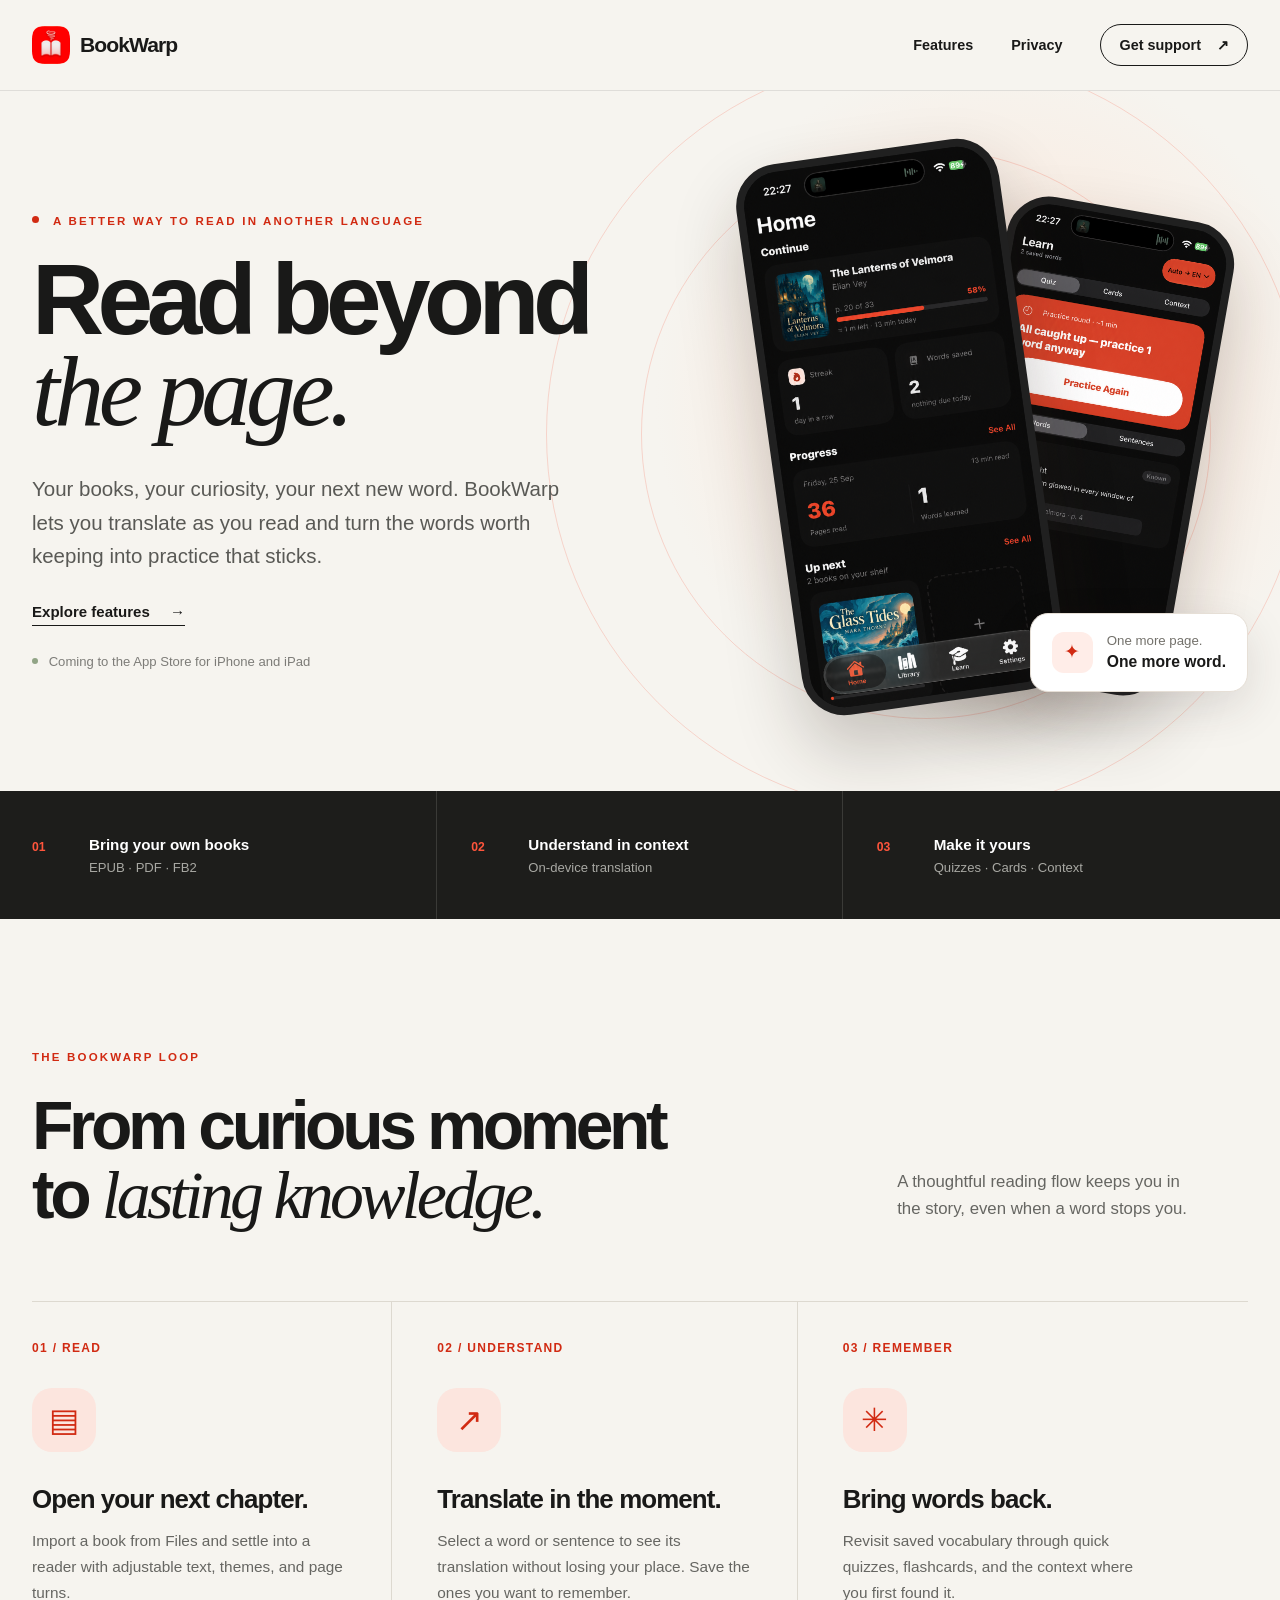
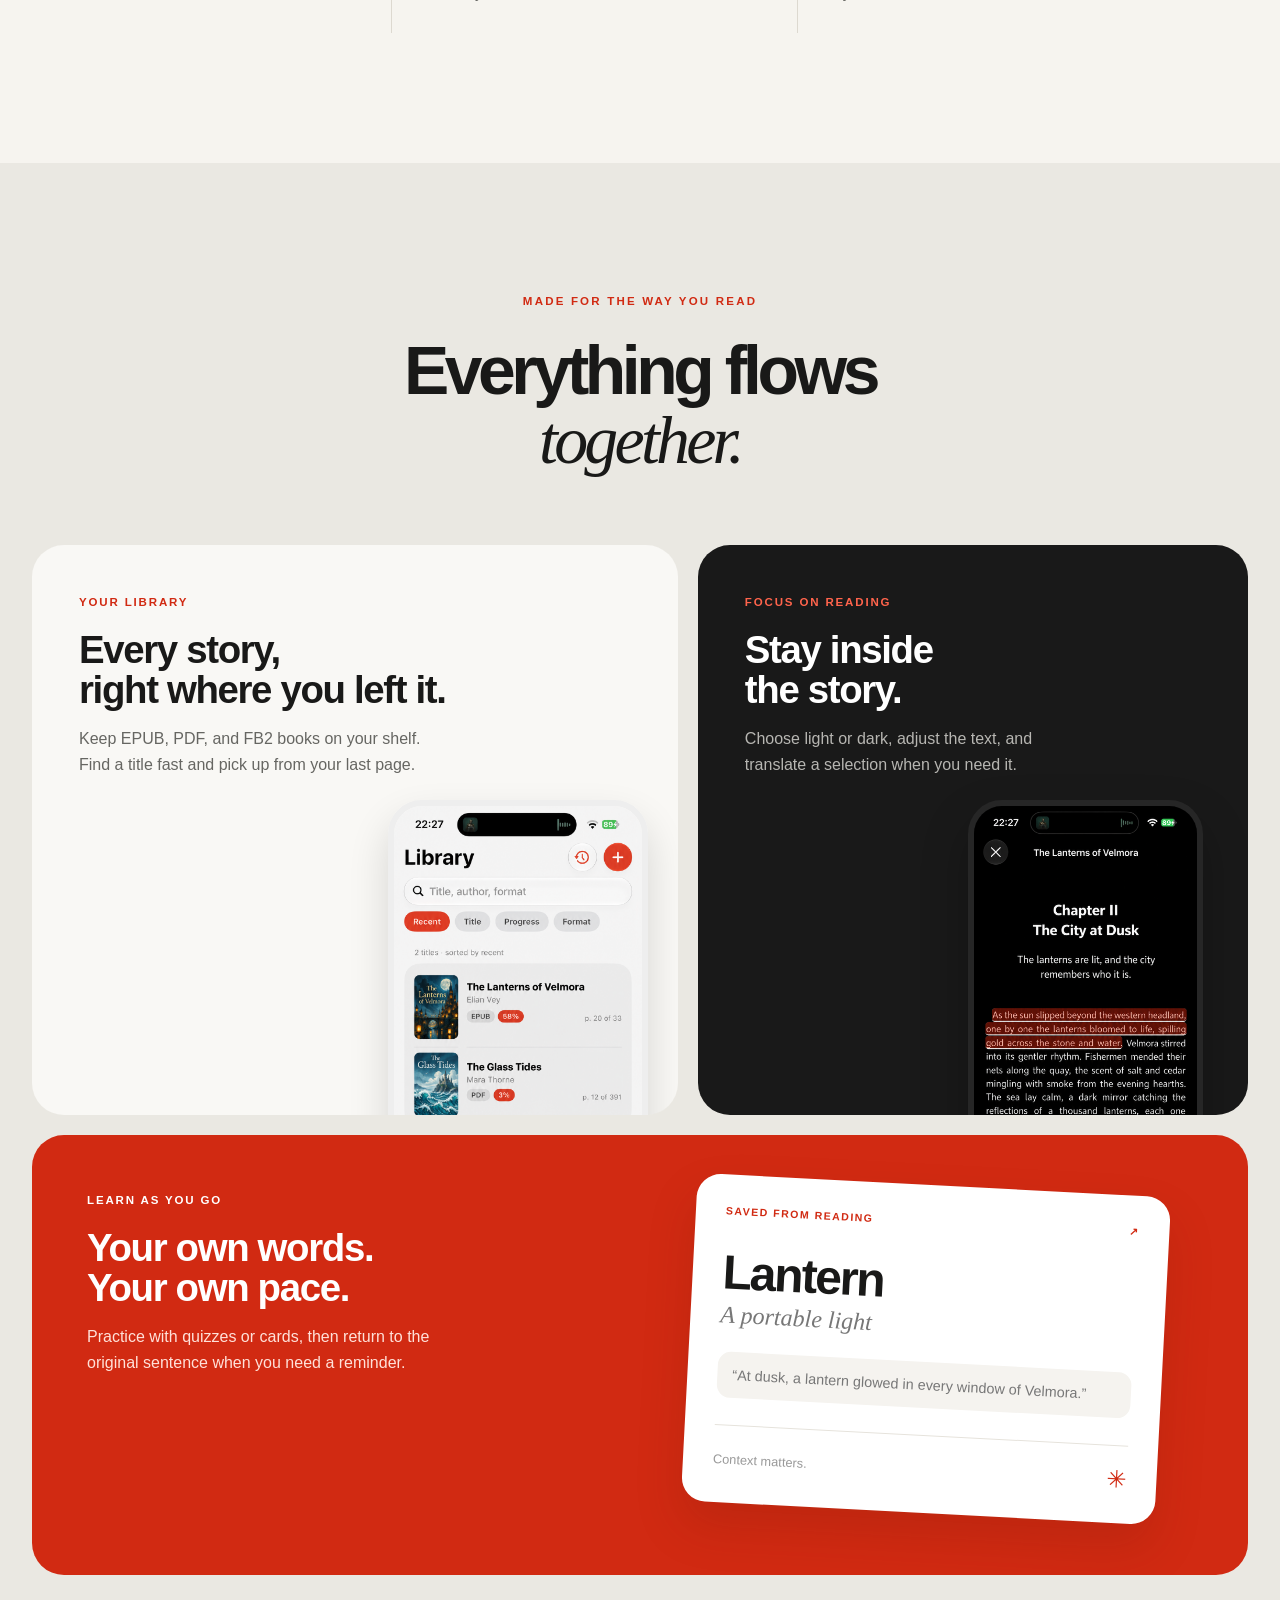
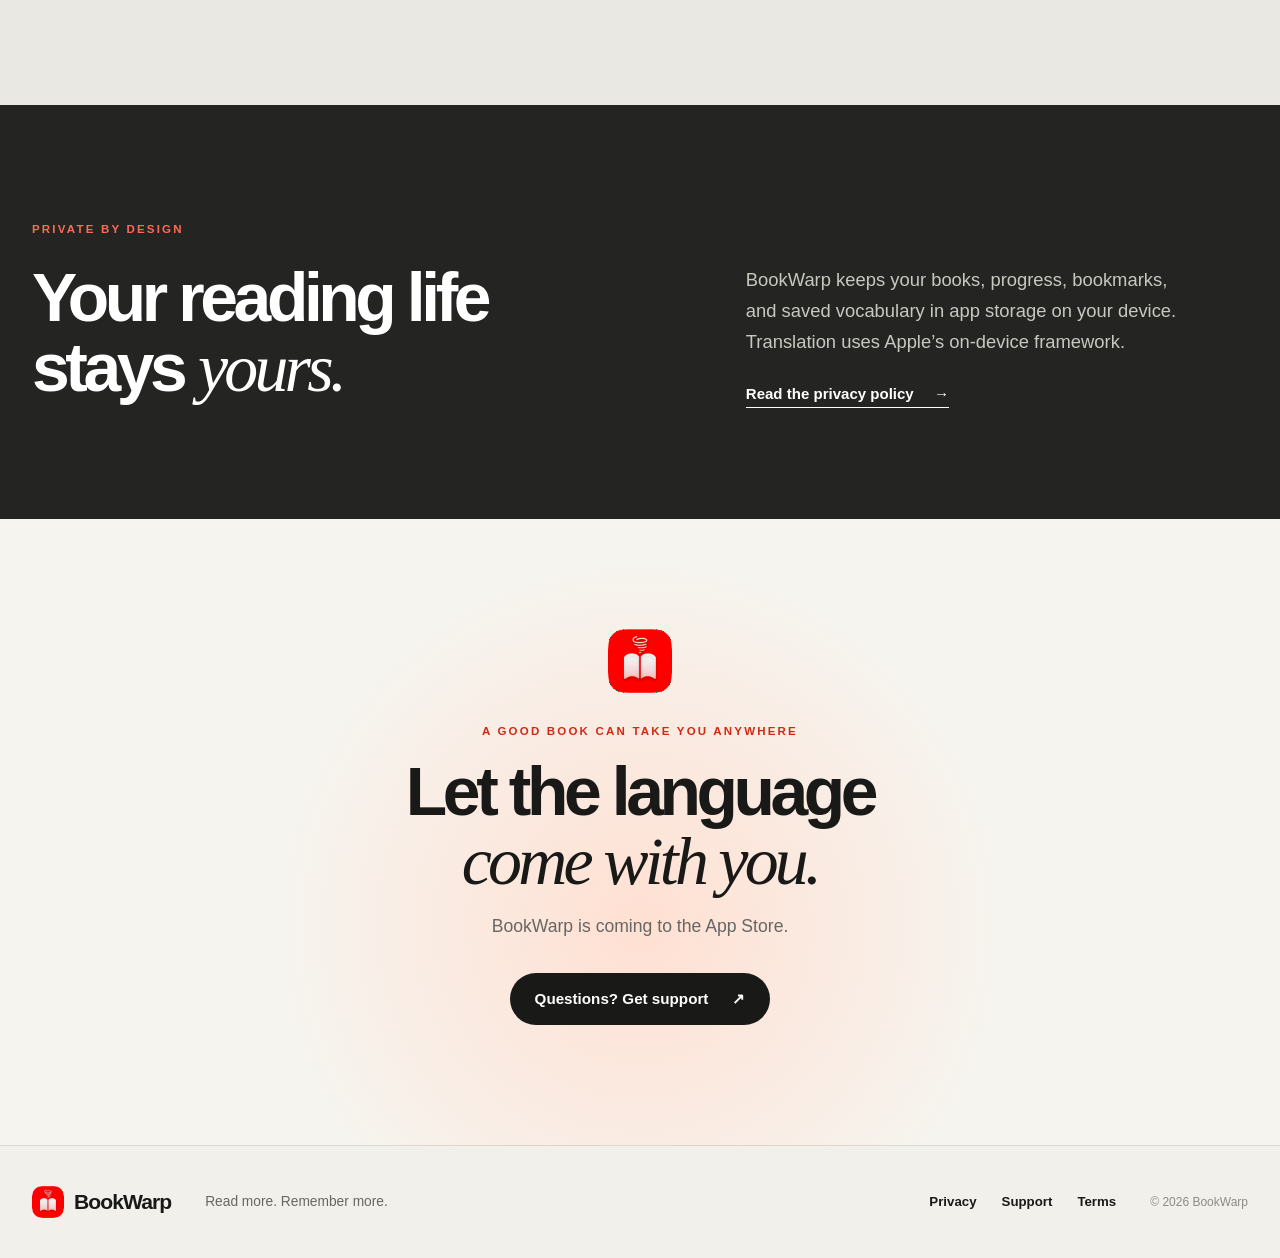
<file: docs/index.html>
<!doctype html>
<html lang="en">
<head>
  <meta charset="utf-8">
  <meta name="viewport" content="width=device-width, initial-scale=1">
  <meta name="theme-color" content="#f6f4ef">
  <meta name="description" content="BookWarp brings reading, on-device translation, and vocabulary practice together in one iPhone and iPad app.">
  <meta property="og:title" content="BookWarp — Read beyond the page">
  <meta property="og:description" content="Read your books, translate in context, and make new words stick.">
  <meta property="og:type" content="website">
  <link rel="icon" type="image/png" href="assets/bookwarp-icon.png">
  <link rel="stylesheet" href="styles.css">
  <script src="nav.js" defer></script>
  <title>BookWarp — Read beyond the page</title>
</head>
<body>
  <a class="skip-link" href="#main">Skip to content</a>
  <header class="site-header">
    <div class="shell nav-wrap">
      <a class="brand" href="./" aria-label="BookWarp home"><img src="assets/bookwarp-icon.png" width="38" height="38" alt=""><span>BookWarp</span></a>
      <nav class="site-nav" aria-label="Main navigation">
        <button class="nav-toggle" type="button" aria-expanded="false" aria-controls="nav-links" aria-label="Open menu"><span></span><span></span><span></span></button>
        <div class="nav-links" id="nav-links">
          <a href="#features">Features</a>
          <a href="privacy.html">Privacy</a>
          <a class="nav-support" href="support.html">Get support <span aria-hidden="true">↗</span></a>
        </div>
      </nav>
    </div>
  </header>

  <main id="main">
    <section class="hero">
      <div class="shell hero-grid">
        <div class="hero-copy">
          <p class="eyebrow"><span class="eyebrow-dot"></span> A better way to read in another language</p>
          <h1>Read beyond<br><em>the page.</em></h1>
          <p class="hero-lead">Your books, your curiosity, your next new word. BookWarp lets you translate as you read and turn the words worth keeping into practice that sticks.</p>
          <div class="hero-actions">
            <a class="text-link" href="#features">Explore features <span aria-hidden="true">→</span></a>
          </div>
          <p class="availability"><span class="availability-dot"></span> Coming to the App Store for iPhone and iPad</p>
        </div>
        <div class="hero-art" aria-label="BookWarp app screenshots">
          <div class="hero-orbit orbit-one"></div><div class="hero-orbit orbit-two"></div>
          <div class="phone phone-back"><img src="assets/learn-dark.png" width="852" height="1846" alt="BookWarp learning screen with a daily quiz and saved vocabulary"></div>
          <div class="phone phone-front"><img src="assets/home-dark.png" width="852" height="1846" alt="BookWarp home screen showing current book and reading progress"></div>
          <div class="floating-note"><span class="note-icon" aria-hidden="true">✦</span><span>One more page.<br><strong>One more word.</strong></span></div>
        </div>
      </div>
    </section>

    <section class="feature-strip" aria-label="BookWarp at a glance">
      <div class="shell strip-grid">
        <div><span class="strip-number">01</span><strong>Bring your own books</strong><span>EPUB · PDF · FB2</span></div>
        <div><span class="strip-number">02</span><strong>Understand in context</strong><span>On-device translation</span></div>
        <div><span class="strip-number">03</span><strong>Make it yours</strong><span>Quizzes · Cards · Context</span></div>
      </div>
    </section>

    <section class="section intro-section" id="how-it-works">
      <div class="shell">
        <div class="section-heading split-heading">
          <div><p class="eyebrow">THE BOOKWARP LOOP</p><h2>From curious moment<br>to <em>lasting knowledge.</em></h2></div>
          <p>A thoughtful reading flow keeps you in the story, even when a word stops you.</p>
        </div>
        <div class="steps">
          <article class="step"><span class="step-index">01 / READ</span><div class="step-symbol" aria-hidden="true">▤</div><h3>Open your next chapter.</h3><p>Import a book from Files and settle into a reader with adjustable text, themes, and page turns.</p></article>
          <article class="step"><span class="step-index">02 / UNDERSTAND</span><div class="step-symbol" aria-hidden="true">↗</div><h3>Translate in the moment.</h3><p>Select a word or sentence to see its translation without losing your place. Save the ones you want to remember.</p></article>
          <article class="step"><span class="step-index">03 / REMEMBER</span><div class="step-symbol" aria-hidden="true">✳</div><h3>Bring words back.</h3><p>Revisit saved vocabulary through quick quizzes, flashcards, and the context where you first found it.</p></article>
        </div>
      </div>
    </section>

    <section class="section showcase-section" id="features">
      <div class="shell">
        <div class="section-heading centered"><p class="eyebrow">MADE FOR THE WAY YOU READ</p><h2>Everything flows<br><em>together.</em></h2></div>
        <div class="showcase-grid">
          <article class="showcase-card showcase-library">
            <div class="showcase-copy"><span class="card-kicker">YOUR LIBRARY</span><h3>Every story,<br>right where you left it.</h3><p>Keep EPUB, PDF, and FB2 books on your shelf. Find a title fast and pick up from your last page.</p></div>
            <div class="showcase-phone light-phone"><img src="assets/library-light.png" loading="lazy" width="852" height="1846" alt="Light mode library showing imported books and reading progress"></div>
          </article>
          <article class="showcase-card showcase-reader">
            <div class="showcase-copy"><span class="card-kicker">FOCUS ON READING</span><h3>Stay inside<br>the story.</h3><p>Choose light or dark, adjust the text, and translate a selection when you need it.</p></div>
            <div class="showcase-phone"><img src="assets/reader-dark.png" loading="lazy" width="852" height="1846" alt="Dark mode reader with a selected sentence and reading controls"></div>
          </article>
          <article class="showcase-card showcase-learn">
            <div class="showcase-copy"><span class="card-kicker">LEARN AS YOU GO</span><h3>Your own words.<br>Your own pace.</h3><p>Practice with quizzes or cards, then return to the original sentence when you need a reminder.</p></div>
            <div class="learn-preview" aria-label="Example saved word card"><span class="preview-label">SAVED FROM READING <span>↗</span></span><span class="preview-word">Lantern</span><span class="preview-meaning">A portable light</span><span class="preview-context">“At dusk, a lantern glowed in every window of Velmora.”</span><span class="preview-bottom"><span>Context matters.</span><span class="preview-spark">✳</span></span></div>
          </article>
        </div>
      </div>
    </section>

    <section class="privacy-band"><div class="shell privacy-grid"><div><p class="eyebrow">PRIVATE BY DESIGN</p><h2>Your reading life<br>stays <em>yours.</em></h2></div><div><p>BookWarp keeps your books, progress, bookmarks, and saved vocabulary in app storage on your device. Translation uses Apple’s on-device framework.</p><a class="text-link light-link" href="privacy.html">Read the privacy policy <span aria-hidden="true">→</span></a></div></div></section>

    <section class="closing"><div class="shell closing-inner"><img src="assets/bookwarp-icon.png" width="64" height="64" alt=""><p class="eyebrow">A GOOD BOOK CAN TAKE YOU ANYWHERE</p><h2>Let the language<br><em>come with you.</em></h2><p>BookWarp is coming to the App Store.</p><a class="button button-dark" href="support.html">Questions? Get support <span aria-hidden="true">↗</span></a></div></section>
  </main>

  <footer class="site-footer"><div class="shell footer-inner"><a class="brand" href="./"><img src="assets/bookwarp-icon.png" width="32" height="32" alt=""><span>BookWarp</span></a><p>Read more. Remember more.</p><nav aria-label="Footer navigation"><a href="privacy.html">Privacy</a><a href="support.html">Support</a><a href="terms.html">Terms</a></nav><small>© 2026 BookWarp</small></div></footer>
</body>
</html>
</file>
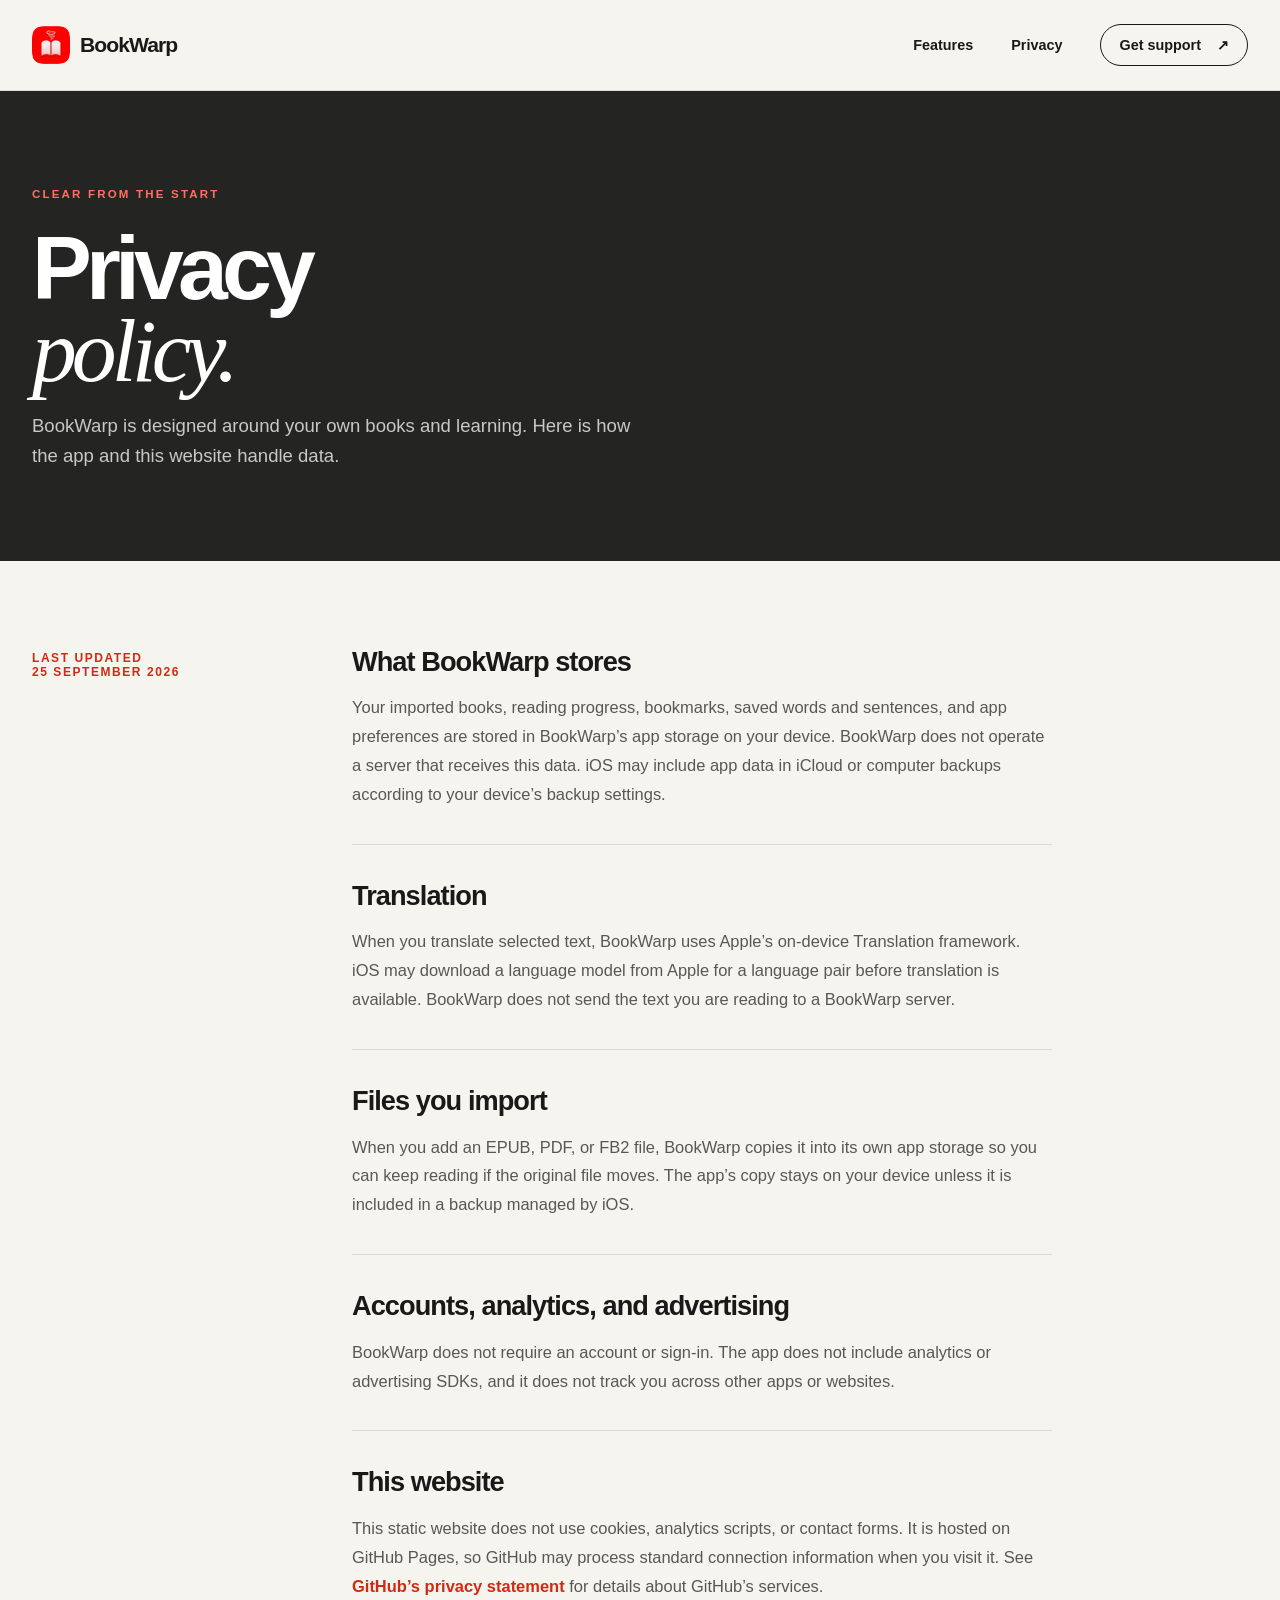
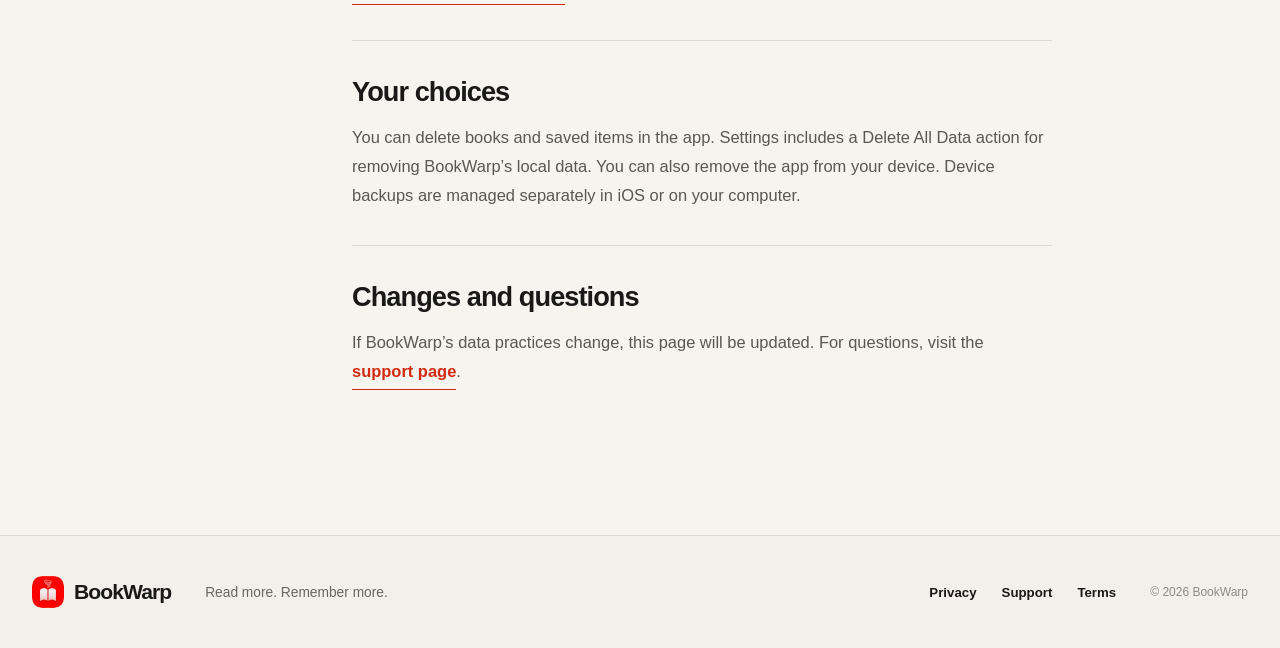
<file: docs/privacy.html>
<!doctype html>
<html lang="en">
<head>
  <meta charset="utf-8"><meta name="viewport" content="width=device-width, initial-scale=1"><meta name="theme-color" content="#242522">
  <meta name="description" content="How BookWarp handles your books, reading progress, saved words, and translations.">
  <link rel="icon" type="image/png" href="assets/bookwarp-icon.png"><link rel="stylesheet" href="styles.css"><script src="nav.js" defer></script><title>Privacy Policy — BookWarp</title>
</head>
<body>
  <a class="skip-link" href="#main">Skip to content</a>
  <header class="site-header"><div class="shell nav-wrap"><a class="brand" href="./" aria-label="BookWarp home"><img src="assets/bookwarp-icon.png" width="38" height="38" alt=""><span>BookWarp</span></a><nav class="site-nav" aria-label="Main navigation"><button class="nav-toggle" type="button" aria-expanded="false" aria-controls="nav-links" aria-label="Open menu"><span></span><span></span><span></span></button><div class="nav-links" id="nav-links"><a href="./#features">Features</a><a href="privacy.html" aria-current="page">Privacy</a><a class="nav-support" href="support.html">Get support <span aria-hidden="true">↗</span></a></div></nav></div></header>
  <main id="main" class="legal-main">
    <div class="legal-hero"><div class="shell"><p class="eyebrow">CLEAR FROM THE START</p><h1>Privacy<br><em>policy.</em></h1><p>BookWarp is designed around your own books and learning. Here is how the app and this website handle data.</p></div></div>
    <div class="shell legal-content"><aside class="legal-aside">Last updated<br>25 September 2026</aside><article class="legal-article">
      <section><h2>What BookWarp stores</h2><p>Your imported books, reading progress, bookmarks, saved words and sentences, and app preferences are stored in BookWarp’s app storage on your device. BookWarp does not operate a server that receives this data. iOS may include app data in iCloud or computer backups according to your device’s backup settings.</p></section>
      <section><h2>Translation</h2><p>When you translate selected text, BookWarp uses Apple’s on-device Translation framework. iOS may download a language model from Apple for a language pair before translation is available. BookWarp does not send the text you are reading to a BookWarp server.</p></section>
      <section><h2>Files you import</h2><p>When you add an EPUB, PDF, or FB2 file, BookWarp copies it into its own app storage so you can keep reading if the original file moves. The app’s copy stays on your device unless it is included in a backup managed by iOS.</p></section>
      <section><h2>Accounts, analytics, and advertising</h2><p>BookWarp does not require an account or sign-in. The app does not include analytics or advertising SDKs, and it does not track you across other apps or websites.</p></section>
      <section><h2>This website</h2><p>This static website does not use cookies, analytics scripts, or contact forms. It is hosted on GitHub Pages, so GitHub may process standard connection information when you visit it. See <a class="support-link" href="https://docs.github.com/en/site-policy/privacy-policies/github-general-privacy-statement">GitHub’s privacy statement</a> for details about GitHub’s services.</p></section>
      <section><h2>Your choices</h2><p>You can delete books and saved items in the app. Settings includes a Delete All Data action for removing BookWarp’s local data. You can also remove the app from your device. Device backups are managed separately in iOS or on your computer.</p></section>
      <section><h2>Changes and questions</h2><p>If BookWarp’s data practices change, this page will be updated. For questions, visit the <a class="support-link" href="support.html">support page</a>.</p></section>
    </article></div>
  </main>
  <footer class="site-footer"><div class="shell footer-inner"><a class="brand" href="./"><img src="assets/bookwarp-icon.png" width="32" height="32" alt=""><span>BookWarp</span></a><p>Read more. Remember more.</p><nav aria-label="Footer navigation"><a href="privacy.html">Privacy</a><a href="support.html">Support</a><a href="terms.html">Terms</a></nav><small>© 2026 BookWarp</small></div></footer>
</body>
</html>
</file>
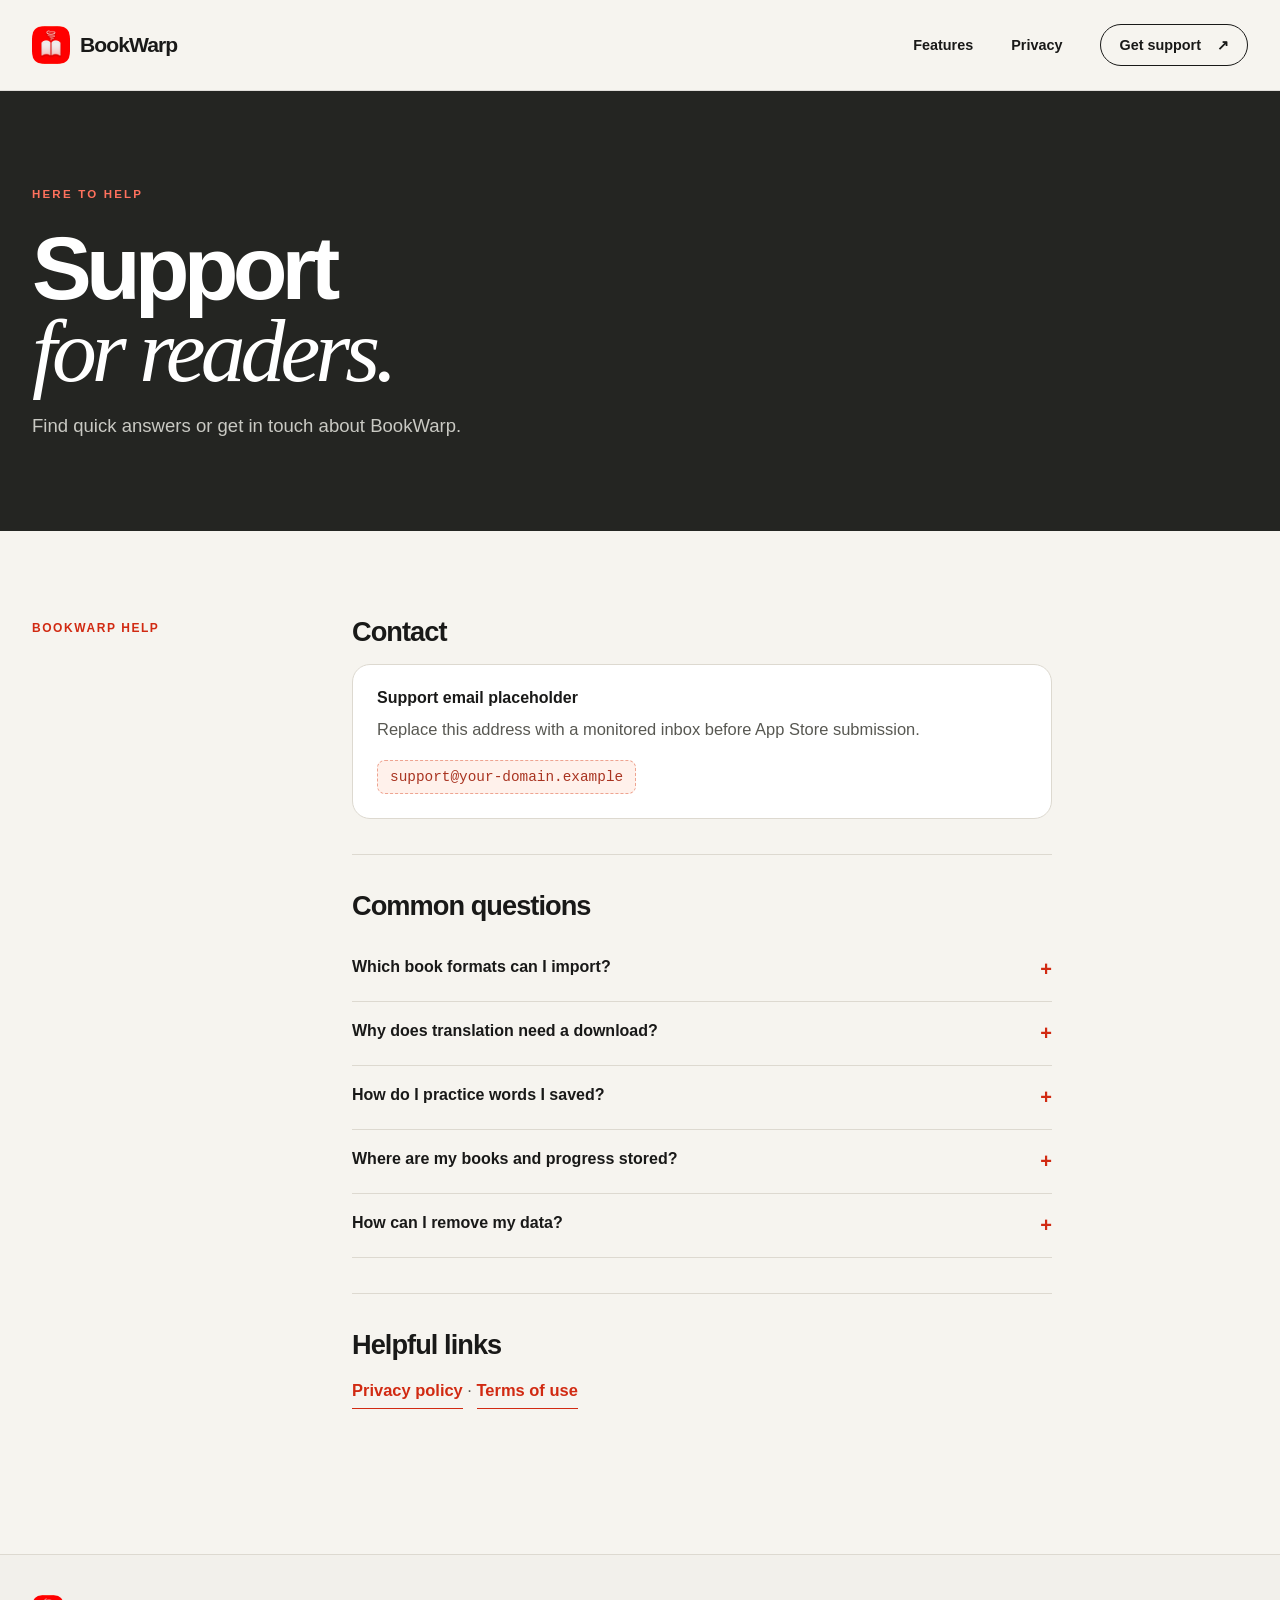
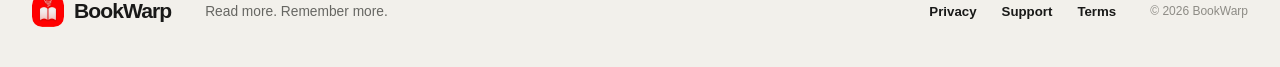
<file: docs/support.html>
<!doctype html>
<html lang="en">
<head>
  <meta charset="utf-8"><meta name="viewport" content="width=device-width, initial-scale=1"><meta name="theme-color" content="#242522">
  <meta name="description" content="Get help with importing books, translation, vocabulary practice, and your BookWarp library.">
  <link rel="icon" type="image/png" href="assets/bookwarp-icon.png"><link rel="stylesheet" href="styles.css"><script src="nav.js" defer></script><title>Support — BookWarp</title>
</head>
<body>
  <a class="skip-link" href="#main">Skip to content</a>
  <header class="site-header"><div class="shell nav-wrap"><a class="brand" href="./" aria-label="BookWarp home"><img src="assets/bookwarp-icon.png" width="38" height="38" alt=""><span>BookWarp</span></a><nav class="site-nav" aria-label="Main navigation"><button class="nav-toggle" type="button" aria-expanded="false" aria-controls="nav-links" aria-label="Open menu"><span></span><span></span><span></span></button><div class="nav-links" id="nav-links"><a href="./#features">Features</a><a href="privacy.html">Privacy</a><a class="nav-support" href="support.html" aria-current="page">Get support <span aria-hidden="true">↗</span></a></div></nav></div></header>
  <main id="main" class="legal-main">
    <div class="legal-hero"><div class="shell"><p class="eyebrow">HERE TO HELP</p><h1>Support<br><em>for readers.</em></h1><p>Find quick answers or get in touch about BookWarp.</p></div></div>
    <div class="shell legal-content"><aside class="legal-aside">BookWarp help</aside><article class="legal-article">
      <section><h2>Contact</h2><div class="legal-callout"><strong>Support email placeholder</strong><p>Replace this address with a monitored inbox before App Store submission.</p><span class="placeholder">support@your-domain.example</span></div></section>
      <section><h2>Common questions</h2><div class="faq-list">
        <details><summary>Which book formats can I import?</summary><p>BookWarp supports EPUB, PDF, and FB2. Open the Library tab, tap the add button, and choose a file from Files.</p></details>
        <details><summary>Why does translation need a download?</summary><p>BookWarp uses Apple’s on-device Translation framework. iOS may need to download a language model the first time you use a language pair. After that, translation runs on the device.</p></details>
        <details><summary>How do I practice words I saved?</summary><p>Open the Learn tab to review saved vocabulary with quizzes, cards, and context. Saved sentences appear there too.</p></details>
        <details><summary>Where are my books and progress stored?</summary><p>They are stored in BookWarp’s app storage on your device. Your device backup settings may also include that data in iCloud or computer backups.</p></details>
        <details><summary>How can I remove my data?</summary><p>Use Settings → Delete All Data to remove your local BookWarp data. Manage any iCloud or computer backups separately in your device settings.</p></details>
      </div></section>
      <section><h2>Helpful links</h2><p><a class="support-link" href="privacy.html">Privacy policy</a> · <a class="support-link" href="terms.html">Terms of use</a></p></section>
    </article></div>
  </main>
  <footer class="site-footer"><div class="shell footer-inner"><a class="brand" href="./"><img src="assets/bookwarp-icon.png" width="32" height="32" alt=""><span>BookWarp</span></a><p>Read more. Remember more.</p><nav aria-label="Footer navigation"><a href="privacy.html">Privacy</a><a href="support.html">Support</a><a href="terms.html">Terms</a></nav><small>© 2026 BookWarp</small></div></footer>
</body>
</html>
</file>
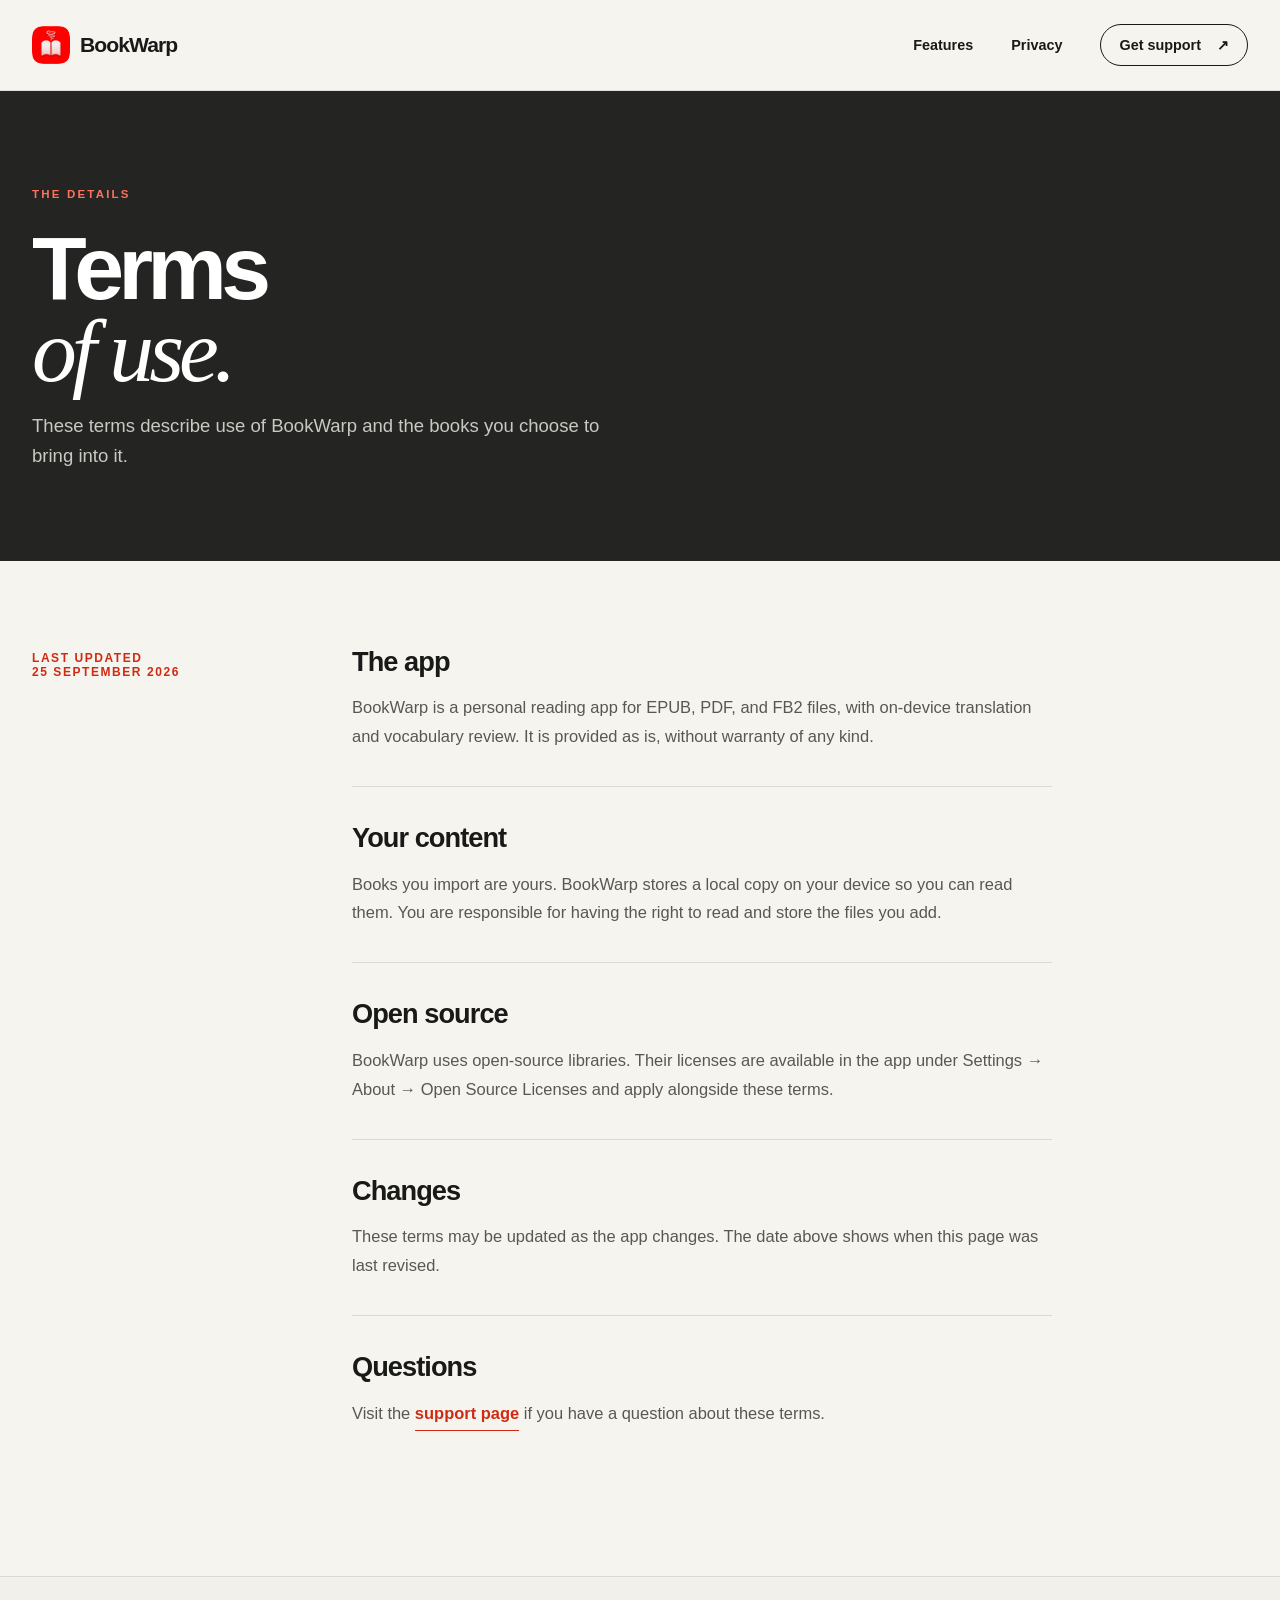
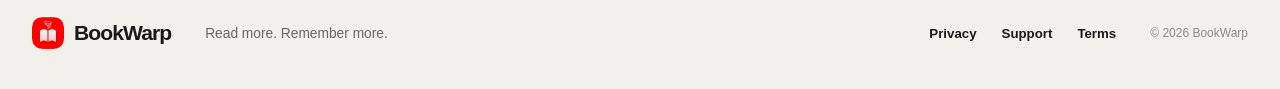
<file: docs/terms.html>
<!doctype html>
<html lang="en">
<head>
  <meta charset="utf-8"><meta name="viewport" content="width=device-width, initial-scale=1"><meta name="theme-color" content="#242522">
  <meta name="description" content="BookWarp terms of use for reading your own EPUB, PDF, and FB2 files.">
  <link rel="icon" type="image/png" href="assets/bookwarp-icon.png"><link rel="stylesheet" href="styles.css"><script src="nav.js" defer></script><title>Terms of Use — BookWarp</title>
</head>
<body>
  <a class="skip-link" href="#main">Skip to content</a>
  <header class="site-header"><div class="shell nav-wrap"><a class="brand" href="./" aria-label="BookWarp home"><img src="assets/bookwarp-icon.png" width="38" height="38" alt=""><span>BookWarp</span></a><nav class="site-nav" aria-label="Main navigation"><button class="nav-toggle" type="button" aria-expanded="false" aria-controls="nav-links" aria-label="Open menu"><span></span><span></span><span></span></button><div class="nav-links" id="nav-links"><a href="./#features">Features</a><a href="privacy.html">Privacy</a><a class="nav-support" href="support.html">Get support <span aria-hidden="true">↗</span></a></div></nav></div></header>
  <main id="main" class="legal-main">
    <div class="legal-hero"><div class="shell"><p class="eyebrow">THE DETAILS</p><h1>Terms<br><em>of use.</em></h1><p>These terms describe use of BookWarp and the books you choose to bring into it.</p></div></div>
    <div class="shell legal-content"><aside class="legal-aside">Last updated<br>25 September 2026</aside><article class="legal-article">
      <section><h2>The app</h2><p>BookWarp is a personal reading app for EPUB, PDF, and FB2 files, with on-device translation and vocabulary review. It is provided as is, without warranty of any kind.</p></section>
      <section><h2>Your content</h2><p>Books you import are yours. BookWarp stores a local copy on your device so you can read them. You are responsible for having the right to read and store the files you add.</p></section>
      <section><h2>Open source</h2><p>BookWarp uses open-source libraries. Their licenses are available in the app under Settings → About → Open Source Licenses and apply alongside these terms.</p></section>
      <section><h2>Changes</h2><p>These terms may be updated as the app changes. The date above shows when this page was last revised.</p></section>
      <section><h2>Questions</h2><p>Visit the <a class="support-link" href="support.html">support page</a> if you have a question about these terms.</p></section>
    </article></div>
  </main>
  <footer class="site-footer"><div class="shell footer-inner"><a class="brand" href="./"><img src="assets/bookwarp-icon.png" width="32" height="32" alt=""><span>BookWarp</span></a><p>Read more. Remember more.</p><nav aria-label="Footer navigation"><a href="privacy.html">Privacy</a><a href="support.html">Support</a><a href="terms.html">Terms</a></nav><small>© 2026 BookWarp</small></div></footer>
</body>
</html>
</file>
<file: docs/styles.css>
:root{--ink:#191918;--muted:#666662;--paper:#f6f4ef;--white:#fff;--line:#ddd9d0;--red:#d12a12;--red-dark:#a92310;--charcoal:#191919;--radius:24px}
*{box-sizing:border-box}
html{scroll-behavior:smooth}
body{margin:0;background:var(--paper);color:var(--ink);font-family:-apple-system,BlinkMacSystemFont,"Segoe UI",Arial,sans-serif;-webkit-font-smoothing:antialiased}
img{display:block;max-width:100%}
a{color:inherit;text-decoration:none}
button,a{-webkit-tap-highlight-color:transparent}
a:focus-visible,button:focus-visible{outline:3px solid var(--red);outline-offset:5px}
h1,h2,h3,p{margin-top:0}
h1,h2{letter-spacing:-.065em}
h1 em,h2 em{font-family:Georgia,"Times New Roman",serif;font-weight:400;letter-spacing:-.055em}
h1{font-size:clamp(4.5rem,7.8vw,8.5rem);line-height:.91;margin-bottom:34px;font-weight:760}
h2{font-size:clamp(3.2rem,5.3vw,6rem);line-height:1.02;font-weight:720;margin-bottom:0}
h3{letter-spacing:-.035em}
.shell{width:min(100% - 64px,1240px);margin-inline:auto}
.skip-link{position:absolute;left:15px;top:-80px;z-index:100;background:#fff;padding:12px}
.skip-link:focus{top:12px}
.site-header{position:relative;z-index:20;border-bottom:1px solid rgba(25,25,24,.1);background:var(--paper)}
.nav-wrap{position:relative;min-height:90px;display:flex;align-items:center;justify-content:space-between;gap:32px}
.brand{display:inline-flex;align-items:center;gap:10px;font-size:1.32rem;font-weight:780;letter-spacing:-.045em;white-space:nowrap}
.brand img{border-radius:10px}
.site-nav{margin-left:auto}
.nav-links{display:flex;align-items:center;gap:38px}
.nav-links a{font-size:.9rem;font-weight:650;white-space:nowrap}
.nav-links a:hover,.site-footer a:hover{color:var(--red)}
.nav-support{border:1px solid var(--ink);border-radius:100px;padding:12px 18px;white-space:nowrap}
.nav-support span{margin-left:12px}
.nav-toggle{display:none;width:44px;height:44px;padding:11px;border:1px solid var(--ink);border-radius:12px;background:transparent;cursor:pointer;flex-direction:column;align-items:center;justify-content:center;gap:5px}
.nav-toggle span{display:block;width:20px;height:2px;border-radius:2px;background:var(--ink)}
.site-header.is-collapsed .nav-toggle{display:flex}
.site-header.is-collapsed .nav-links{position:absolute;top:calc(100% + 8px);right:0;z-index:30;flex-direction:column;align-items:stretch;gap:0;width:220px;padding:8px;background:var(--paper);border:1px solid var(--line);border-radius:16px;box-shadow:0 18px 40px rgba(25,25,24,.16);visibility:hidden;pointer-events:none}
.site-header.is-collapsed .site-nav.is-open .nav-links{visibility:visible;pointer-events:auto}
.site-header.is-collapsed .nav-links a{display:block;padding:13px 14px}
.site-header.is-collapsed .nav-links .nav-support{border:0;border-radius:10px;background:#eae6dd}
.site-header.is-collapsed .nav-links .nav-support span{float:right}
.hero{overflow:hidden;min-height:700px;background:radial-gradient(circle at 78% 44%,#fde4d5 0%,rgba(253,228,213,0) 32%),var(--paper)}
.hero-grid{display:grid;grid-template-columns:1.03fr .97fr;min-height:700px;align-items:center;gap:10px}
.hero-copy{position:relative;z-index:2;padding:75px 0}
.eyebrow{font-size:.72rem;font-weight:800;letter-spacing:.19em;line-height:1.5;text-transform:uppercase;color:var(--red);margin-bottom:25px}
.eyebrow-dot,.availability-dot{display:inline-block;width:7px;height:7px;border-radius:50%;background:var(--red);margin-right:9px;vertical-align:2px}
.hero-lead{font-size:clamp(1.1rem,1.6vw,1.35rem);line-height:1.65;max-width:555px;color:#595955;margin-bottom:30px}
.hero-actions{display:flex;align-items:center;gap:30px;flex-wrap:wrap}
.button{display:inline-flex;align-items:center;justify-content:center;gap:24px;border-radius:100px;padding:17px 25px;font-weight:740;font-size:.95rem;transition:transform .2s,background-color .2s}
.button:hover{transform:translateY(-3px)}
.button-primary{background:var(--red);color:#fff}
.button-primary:hover{background:var(--red-dark)}
.button-dark{background:var(--ink);color:#fff}
.text-link{font-size:.94rem;font-weight:750;border-bottom:1px solid currentColor;padding-bottom:5px}
.text-link span{margin-left:16px}
.text-link:hover{color:var(--red)}
.availability{font-size:.82rem;color:#7d7c78;margin:28px 0 0}
.availability-dot{background:#91a486;width:6px;height:6px;margin-right:7px}
.hero-art{position:relative;height:690px;min-width:0}
.hero-orbit{position:absolute;border:1px solid rgba(240,51,23,.17);border-radius:50%;left:45%;top:49%;transform:translate(-50%,-50%)}
.orbit-one{width:570px;height:570px}
.orbit-two{width:760px;height:760px}
.phone{position:absolute;border:8px solid #202020;border-radius:43px;overflow:hidden;background:#090909;box-shadow:0 35px 70px rgba(40,28,20,.24);line-height:0}
.phone img{width:100%;height:auto}
.phone-front{width:265px;left:18%;top:53px;transform:rotate(-8deg);z-index:2}
.phone-back{width:230px;right:8%;top:110px;transform:rotate(10deg);z-index:1}
.floating-note{position:absolute;z-index:3;right:0;bottom:94px;display:flex;align-items:center;gap:14px;padding:17px 21px;border:1px solid #e6dfd6;border-radius:18px;background:#fff;box-shadow:0 16px 45px rgba(56,42,35,.13);font-size:.83rem;color:#73716b;line-height:1.5}
.floating-note strong{font-size:.98rem;color:var(--ink)}
.note-icon{display:grid;place-items:center;width:41px;height:41px;background:#ffede8;border-radius:12px;color:var(--red);font-size:1.2rem}
.feature-strip{background:#1d1d1b;color:#fff}
.strip-grid{display:grid;grid-template-columns:repeat(3,1fr)}
.strip-grid>div{display:grid;grid-template-columns:42px 1fr;column-gap:15px;align-content:center;min-height:128px;padding:22px 34px;border-right:1px solid #3a3a37}
.strip-grid>div:first-child{padding-left:0}
.strip-grid>div:last-child{border:0}
.strip-number{grid-row:span 2;color:#ff553c;font-size:.76rem;font-weight:800;padding-top:4px}
.strip-grid strong{font-size:.95rem}
.strip-grid div>span:last-child{font-size:.82rem;color:#a8a8a3;margin-top:7px}
.section{padding:130px 0}
.section-heading{margin-bottom:70px}
.split-heading{display:flex;justify-content:space-between;gap:60px;align-items:end}
.split-heading>p{max-width:290px;margin:0 5% 8px 0;color:var(--muted);font-size:1.05rem;line-height:1.6}
.steps{display:grid;grid-template-columns:repeat(3,1fr);border-top:1px solid var(--line)}
.step{padding:36px 45px 12px 0;margin-right:45px;border-right:1px solid var(--line)}
.step:last-child{border-right:0;margin-right:0}
.step-index{font-size:.75rem;color:var(--red);font-weight:780;letter-spacing:.11em}
.step-symbol{display:grid;place-items:center;width:64px;height:64px;margin:32px 0;background:#fce5de;color:var(--red);border-radius:20px;font-size:2rem;font-weight:400}
.step h3{font-size:1.62rem;line-height:1.2;margin-bottom:13px}
.step p{font-size:.96rem;line-height:1.7;color:var(--muted);max-width:315px}
.showcase-section{background:#eae8e2;overflow:hidden}
.centered{text-align:center}
.showcase-grid{display:grid;grid-template-columns:1.08fr .92fr;gap:20px}
.showcase-card{position:relative;overflow:hidden;min-height:570px;border-radius:32px}
.showcase-copy{position:relative;z-index:2;padding:47px}
.card-kicker{font-size:.72rem;font-weight:850;letter-spacing:.16em}
.showcase-copy h3{font-size:clamp(2rem,3vw,3.4rem);line-height:1.04;margin:20px 0 16px}
.showcase-copy p{max-width:350px;line-height:1.6;font-size:1rem}
.showcase-library{background:#f9f8f5}
.showcase-library .card-kicker{color:var(--red)}
.showcase-library p{color:var(--muted)}
.showcase-phone{position:absolute;width:235px;right:45px;top:255px;border:6px solid #262626;border-radius:34px;overflow:hidden;box-shadow:0 22px 46px rgba(0,0,0,.25);line-height:0}
.showcase-phone img{width:100%;height:auto}
.showcase-library .showcase-phone{width:260px;right:30px;top:255px;border-color:#eee;box-shadow:0 20px 40px rgba(0,0,0,.14)}
.showcase-reader{background:#191919;color:#fff}
.showcase-reader .card-kicker{color:#ff644c}
.showcase-reader p{color:#b7b6b2}
.showcase-learn{grid-column:1/-1;min-height:440px;background:var(--red);color:#fff}
.showcase-learn .showcase-copy{padding:55px;width:47%}
.showcase-learn .showcase-copy p{color:#ffe1d9}
.learn-preview{position:absolute;right:7%;top:50px;width:39%;padding:30px;border-radius:24px;background:#fff;color:var(--ink);box-shadow:0 24px 45px rgba(128,29,10,.22);transform:rotate(3deg);display:flex;flex-direction:column}
.preview-label{font-size:.66rem;font-weight:850;letter-spacing:.14em;color:var(--red);display:flex;justify-content:space-between}
.preview-word{font-size:3rem;font-weight:750;letter-spacing:-.045em;margin-top:28px}
.preview-meaning{font-family:Georgia,serif;font-size:1.5rem;font-style:italic;color:#777;margin:2px 0 23px}
.preview-context{background:#f5f3ef;padding:15px;border-radius:13px;color:#777;font-size:.9rem}
.preview-bottom{display:flex;justify-content:space-between;align-items:center;border-top:1px solid #e6e3dc;margin-top:27px;padding-top:19px;color:#999;font-size:.8rem}
.preview-spark{font-size:1.5rem;color:var(--red)}
.privacy-band{padding:116px 0;background:#242522;color:#fff}
.privacy-grid{display:grid;grid-template-columns:1.1fr .9fr;gap:100px;align-items:end}
.privacy-band h2{margin:0}
.privacy-band .eyebrow{color:#ff6a55}
.privacy-band p:not(.eyebrow){max-width:440px;color:#c8c8c1;font-size:1.15rem;line-height:1.7;margin-bottom:27px}
.light-link{color:#fff}
.closing{padding:110px 0 120px;text-align:center;background:radial-gradient(circle at 50% 65%,#ffe0d2,var(--paper) 48%)}
.closing-inner{display:flex;align-items:center;flex-direction:column}
.closing img{border-radius:16px;margin-bottom:30px}
.closing .eyebrow{margin-bottom:17px}
.closing h2{margin-bottom:20px}
.closing p:not(.eyebrow){color:var(--muted);font-size:1.1rem}
.closing .button{margin-top:18px}
.site-footer{border-top:1px solid var(--line);background:#f2f0eb}
.footer-inner{display:flex;align-items:center;gap:34px;min-height:112px}
.footer-inner p{margin:0;color:var(--muted);font-size:.86rem}
.footer-inner nav{display:flex;gap:25px;margin-left:auto;font-size:.83rem;font-weight:650}
.footer-inner small{font-size:.75rem;color:#8d8b85}
.legal-main{min-height:calc(100vh - 202px)}
.legal-hero{background:#242522;color:#fff;padding:95px 0 90px}
.legal-hero .eyebrow{color:#ff715d}
.legal-hero h1{font-size:clamp(3.8rem,7vw,7rem);margin-bottom:20px}
.legal-hero p:last-child{max-width:600px;color:#c9c9c3;font-size:1.16rem;line-height:1.6;margin-bottom:0}
.legal-content{display:grid;grid-template-columns:230px minmax(0,700px);gap:90px;padding-top:85px;padding-bottom:110px}
.legal-aside{font-size:.75rem;font-weight:750;letter-spacing:.13em;color:var(--red);text-transform:uppercase;padding-top:5px}
.legal-article section{padding-bottom:35px;margin-bottom:35px;border-bottom:1px solid var(--line)}
.legal-article section:last-child{border-bottom:0;margin-bottom:0}
.legal-article h2{font-size:1.7rem;letter-spacing:-.035em;line-height:1.2;margin-bottom:15px}
.legal-article p,.legal-article li{color:#585852;line-height:1.75;font-size:1.03rem}
.legal-article p:last-child{margin-bottom:0}
.legal-article ul{padding-left:22px;margin-bottom:0}
.legal-callout{padding:24px;border-radius:18px;background:#fff;border:1px solid var(--line)}
.legal-callout strong{display:block;margin-bottom:8px}
.legal-callout a{color:var(--red);text-decoration:underline;text-underline-offset:3px}
.placeholder{display:inline-block;padding:8px 12px;border:1px dashed #eea491;border-radius:8px;background:#fff1eb;color:#a93421;font-family:ui-monospace,SFMono-Regular,Menlo,monospace;font-size:.9rem}
.faq-list details{border-bottom:1px solid var(--line);padding:20px 0}
.faq-list summary{font-weight:720;cursor:pointer;list-style:none;display:flex;justify-content:space-between;gap:15px}
.faq-list summary::-webkit-details-marker{display:none}
.faq-list summary:after{content:'+';color:var(--red);font-size:1.25rem}
.faq-list details[open] summary:after{content:'−'}
.faq-list details p{margin:16px 25px 0 0}
.support-link{display:inline-block;color:var(--red);font-weight:750;border-bottom:1px solid var(--red);padding-bottom:3px}
@media(max-width:1050px){.hero-grid{grid-template-columns:1fr 1fr}
.hero h1{font-size:clamp(4.2rem,7vw,6.2rem)}
.hero-art{height:620px}
.phone-front{left:2%}
.phone-back{right:0}
.floating-note{right:-10px}
.showcase-library .showcase-phone{right:10px}
.showcase-copy{padding:36px}
.showcase-card{min-height:530px}
.showcase-phone,.showcase-library .showcase-phone{top:300px}
.showcase-learn{min-height:420px}
.showcase-learn .showcase-copy{padding:42px}
.step{margin-right:20px;padding-right:20px}
.privacy-grid{gap:50px}
}
@media(max-width:760px){.shell{width:min(100% - 38px,560px)}
.nav-wrap{min-height:75px;gap:12px}
.brand{font-size:1.18rem}
.brand img{width:33px;height:33px}
.hero{min-height:auto}
.hero-grid{display:flex;flex-direction:column;gap:0}
.hero-copy{padding:70px 0 22px;align-self:stretch}
.hero h1{font-size:clamp(4rem,11vw,6rem)}
.hero-lead{font-size:1.08rem}
.hero-art{height:495px;width:100%}
.phone-front{width:205px;left:12%;top:27px}
.phone-back{width:174px;right:9%;top:73px}
.hero-orbit{left:50%;top:45%}
.orbit-one{width:420px;height:420px}
.orbit-two{width:600px;height:600px}
.floating-note{right:0;bottom:18px;padding:11px 14px}
.strip-grid{grid-template-columns:1fr}
.strip-grid>div{min-height:76px;padding:16px 0;border-right:0;border-bottom:1px solid #3a3a37}
.strip-grid>div:last-child{border:0}
.section{padding:85px 0}
.section-heading{margin-bottom:40px}
.split-heading{display:block}
.split-heading>p{margin:25px 0 0}
.steps{grid-template-columns:1fr}
.step{margin:0;padding:25px 0;border-right:0;border-bottom:1px solid var(--line)}
.step:last-child{border:0}
.step-symbol{margin:20px 0}
.step p{max-width:none}
.showcase-grid{grid-template-columns:1fr}
.showcase-card{min-height:530px}
.showcase-phone,.showcase-library .showcase-phone{top:300px}
.showcase-learn{grid-column:auto;min-height:565px}
.showcase-learn .showcase-copy{width:auto}
.learn-preview{width:76%;right:12%;top:275px}
.privacy-band{padding:85px 0}
.privacy-grid{grid-template-columns:1fr;gap:32px}
.closing{padding:85px 0}
.footer-inner{flex-wrap:wrap;gap:17px;padding:28px 0}
.footer-inner p{width:100%;order:2}
.footer-inner nav{margin-left:auto}
.footer-inner small{width:100%;order:3}
.legal-hero{padding:70px 0}
.legal-content{grid-template-columns:1fr;gap:24px;padding-top:55px;padding-bottom:70px}
}
@media(max-width:420px){
.hero h1{font-size:3.7rem}
.hero-actions{gap:21px}
.hero-art{height:430px}
.phone-front{width:183px;left:4%}
.phone-back{width:157px;right:2%}
.floating-note{bottom:5px}
.showcase-card{min-height:535px}
.showcase-library .showcase-phone{width:230px;right:0;top:320px}
.showcase-reader .showcase-phone{width:215px;right:15px;top:320px}
.learn-preview{width:86%;right:7%}
}
@media(prefers-reduced-motion:reduce){html{scroll-behavior:auto}
.button{transition:none}
}
</file>
